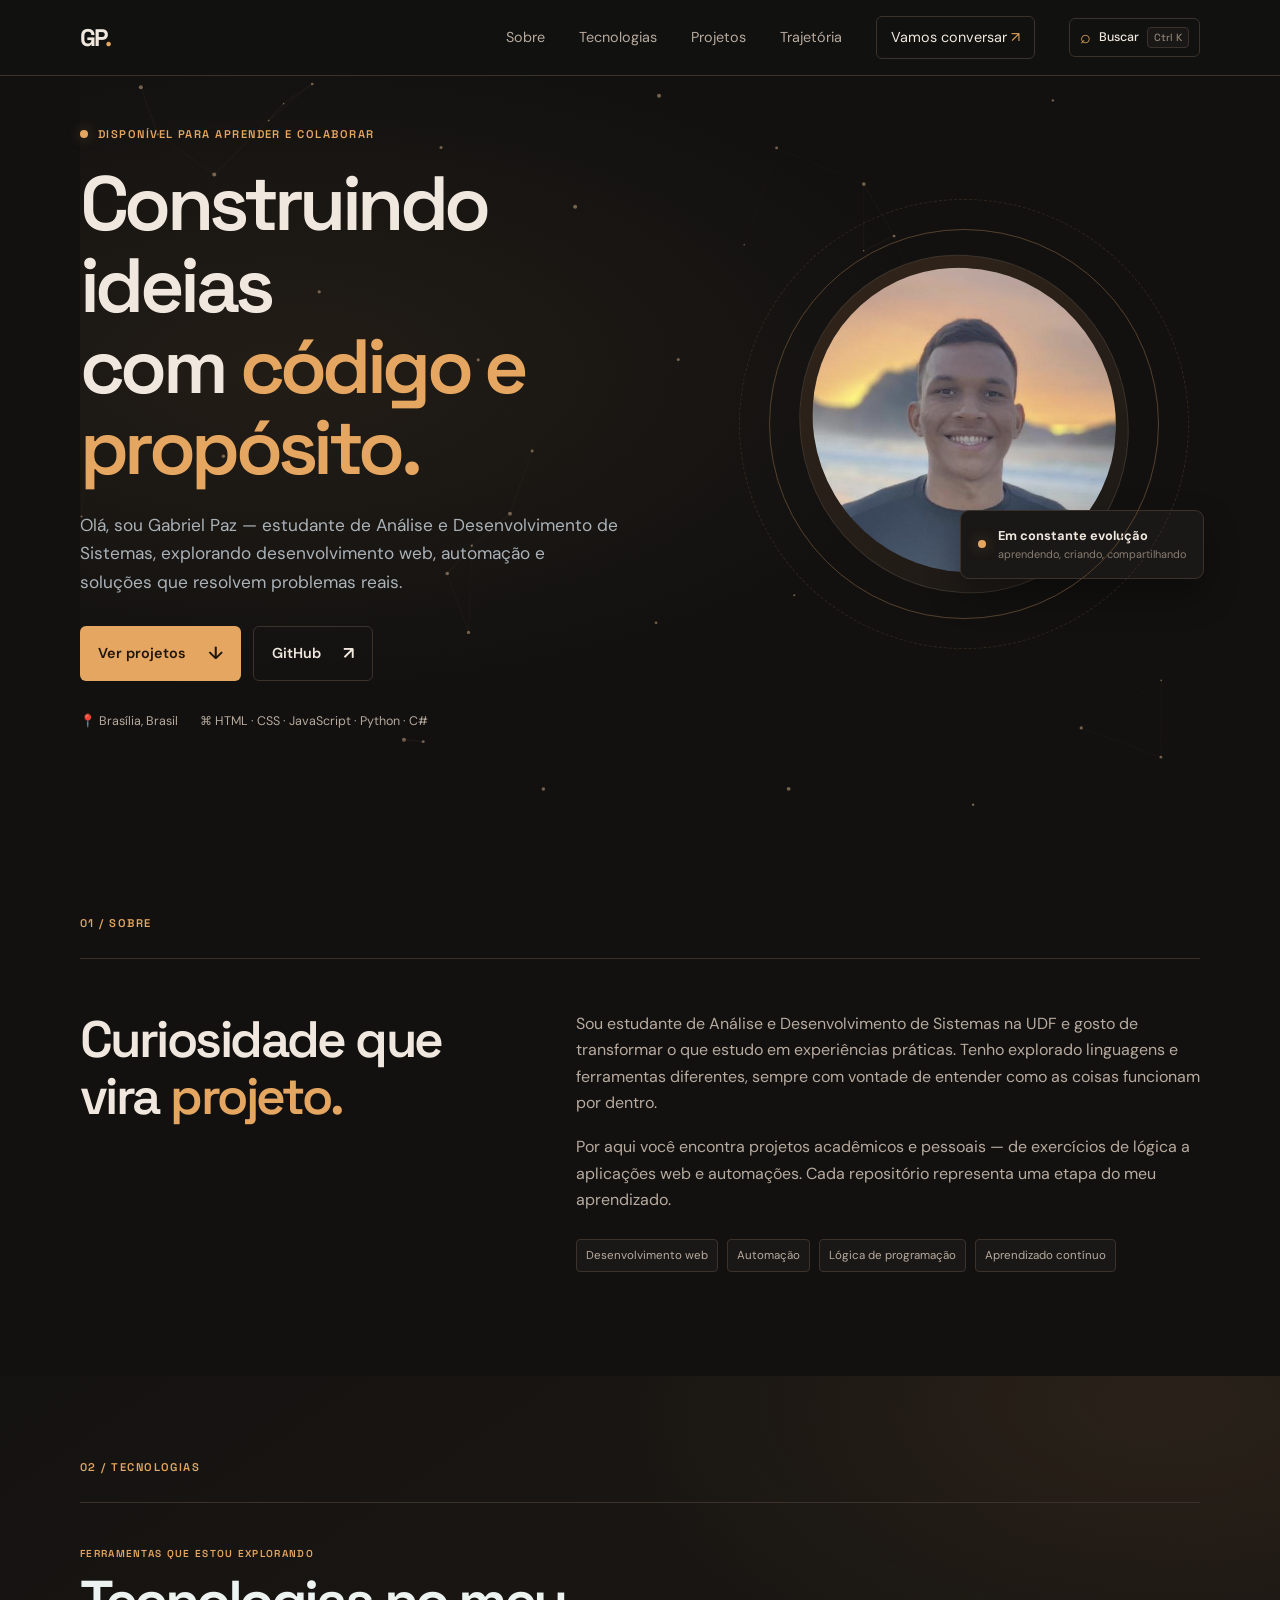
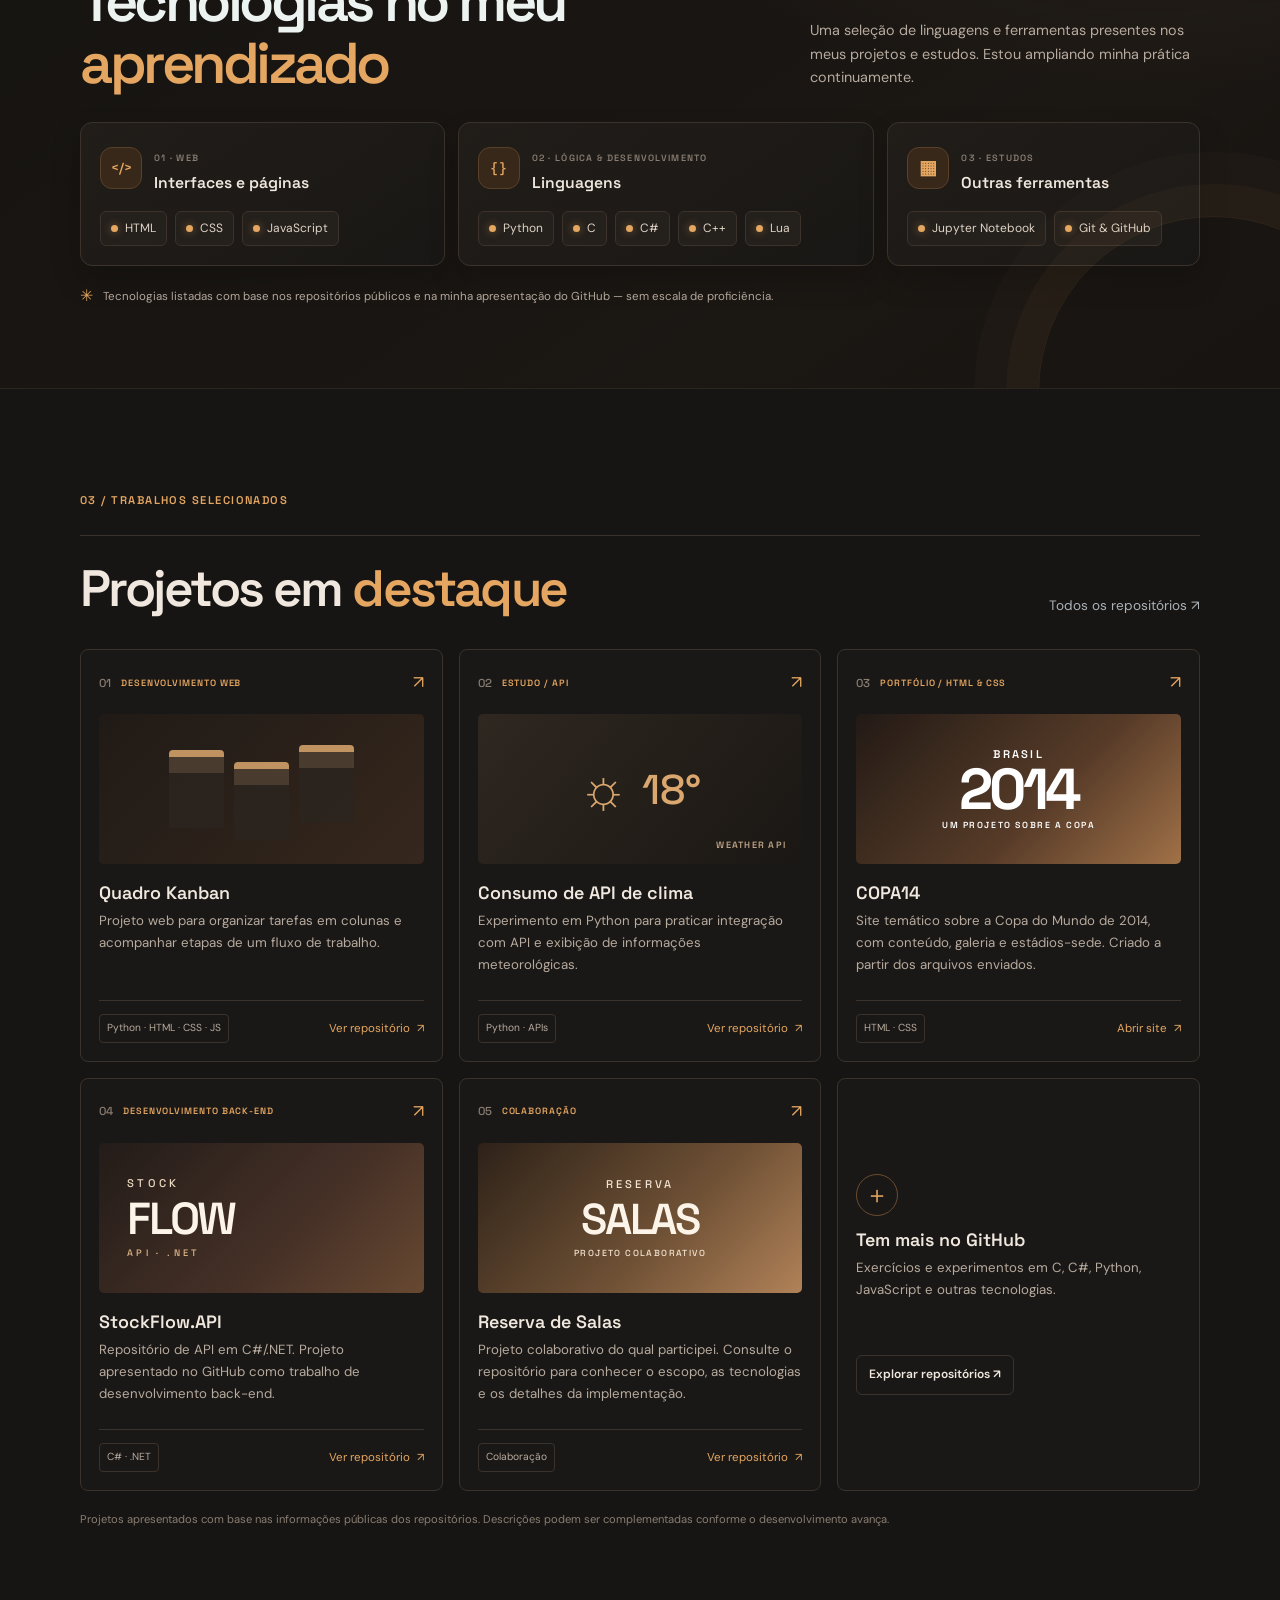
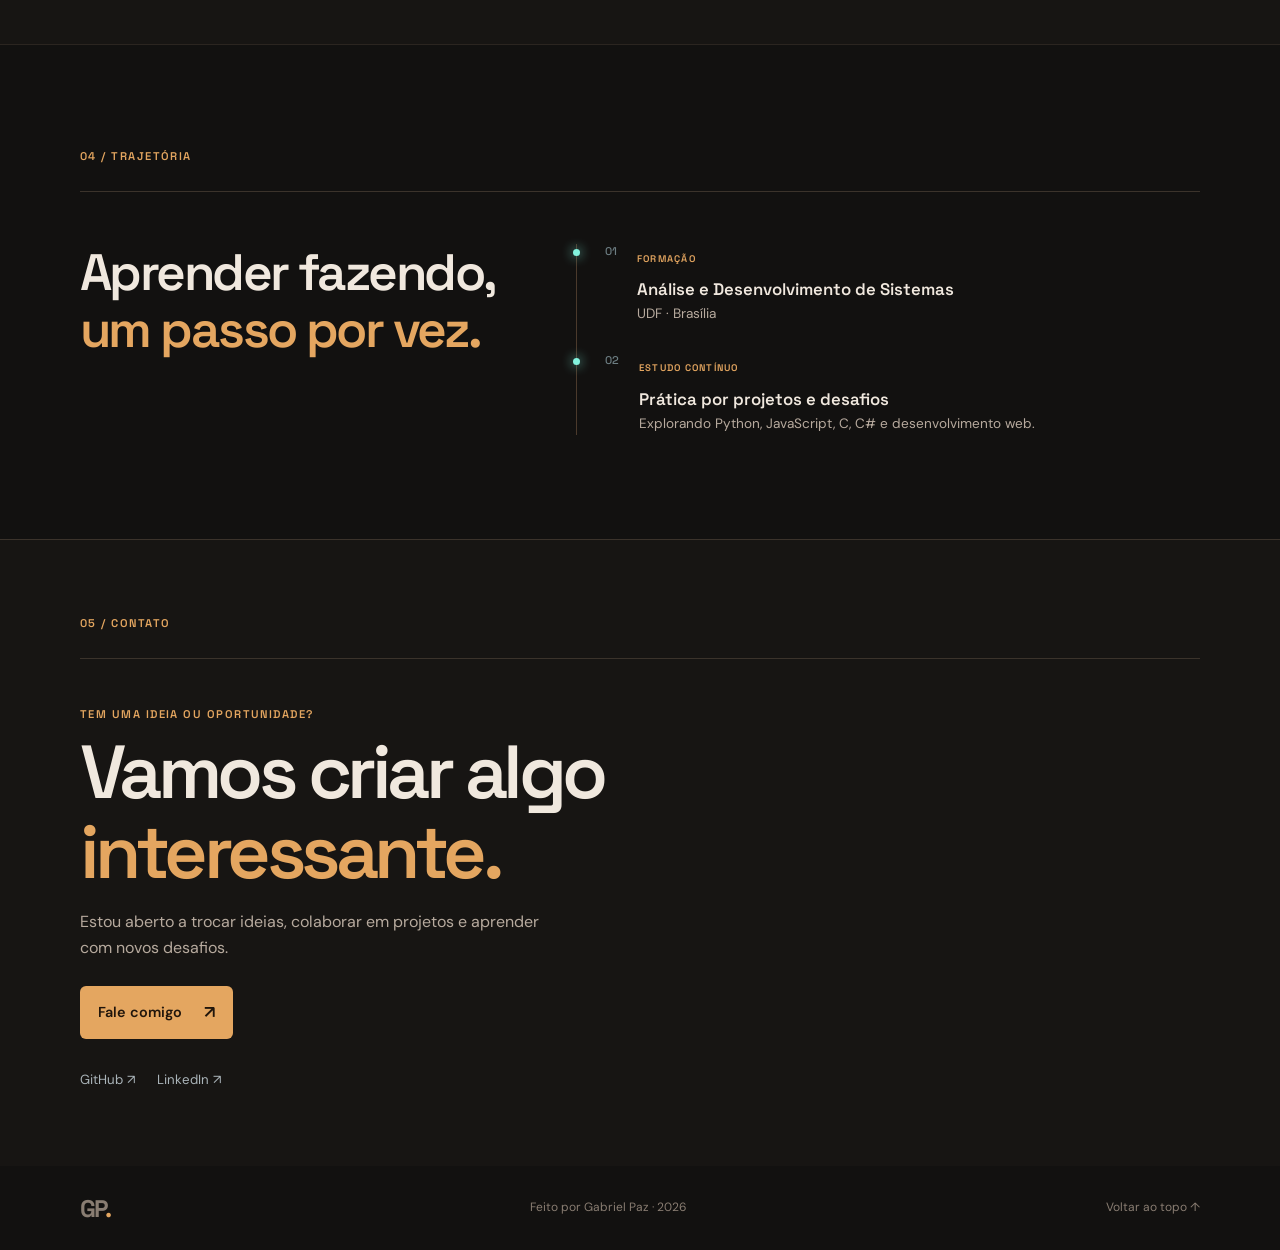
<file: index.html>
<!doctype html>
<html lang="pt-BR">
<head>
  <meta charset="utf-8">
  <meta name="viewport" content="width=device-width, initial-scale=1">
  <meta name="description" content="Portfólio de Gabriel Paz — estudante de Análise e Desenvolvimento de Sistemas e desenvolvedor em formação.">
  <meta name="theme-color" content="#12110f">
  <title>Gabriel Paz — Desenvolvedor em formação</title>
  <link rel="preconnect" href="https://fonts.googleapis.com">
  <link rel="preconnect" href="https://fonts.gstatic.com" crossorigin>
  <link href="https://fonts.googleapis.com/css2?family=DM+Sans:wght@400;500;600;700&family=Space+Grotesk:wght@400;500;600;700&display=swap" rel="stylesheet">
  <link rel="stylesheet" href="assets/css/style.css">
  <link rel="stylesheet" href="assets/css/inspiration.css">
  <style>
    :root{color-scheme:dark;--bg:#121110;--surface:#1a1816;--raised:#24201c;--line:#3b332b;--ink:#f0e8de;--muted:#b7aa9e;--subtle:#897d72;--accent:#e4a660;--accent-soft:#382819}
    body{background:var(--bg);color:var(--ink)}
    .topbar{background:rgba(18,17,16,.94);border-color:var(--line)}
    .nav,.hero-meta,.about-text p,.tech-heading>p,.timeline p,.contact-copy,.project-card p{color:var(--muted)}
    .wordmark span,.hero h1 span,.section h2 span,.contact-inner h2 span,.eyebrow,.section-label,.project-type,.timeline small,.external,.project-bottom a,.nav-cta span{color:var(--accent)}
    .nav a:hover,.text-link:hover,.footer>a:last-child:hover{color:var(--accent)}
    .nav-cta,.button.secondary,.command-trigger{border-color:var(--line);color:var(--ink)}
    .pulse,.dot{background:var(--accent);box-shadow:0 0 13px rgba(228,166,96,.34)}
    .hero:after{background:radial-gradient(ellipse at 18% 40%,rgba(228,166,96,.08),transparent 52%)}
    .particle-network{filter:hue-rotate(225deg) saturate(.82)}
    .portrait-frame{border-color:var(--line);background:linear-gradient(145deg,#33251a,#1a1816)}
    .orbit{border-color:#55412d}
    .float-card{background:var(--surface);border-color:var(--line)}
    .float-card small{color:var(--subtle)}
    .section-label{border-color:var(--line)}
    .chips span,.tech{color:var(--muted);border-color:var(--line);background:var(--surface)}
    .tech-section{background:radial-gradient(ellipse at 90% 4%,rgba(228,166,96,.08),transparent 35%),linear-gradient(145deg,#151311,#1b1713 72%,#171411);color:var(--ink)}
    .tech-section:after{border-color:rgba(228,166,96,.10);box-shadow:0 0 0 32px rgba(228,166,96,.035),0 0 0 64px rgba(228,166,96,.018)}
    .tech-section .section-label{border-color:var(--line);color:var(--accent)}
    .tech-group{background:linear-gradient(145deg,#211d19,#191715);border-color:var(--line);box-shadow:0 14px 30px rgba(0,0,0,.18)}
    .tech-group:hover{border-color:#805c38}
    .tech-group-title small{color:var(--subtle)}
    .tech-group-title h3{color:var(--ink)}
    .tech-orb,.tech-section .tech-orb{background:var(--accent-soft);border-color:#5a4028;color:var(--accent);box-shadow:none}
    .tech-pills span{background:var(--raised);border-color:var(--line);color:#dfd3c6}
    .tech-pills span:hover{background:#30271e;border-color:#805c38}
    .tech-section .tech-dot{background:var(--accent);box-shadow:0 0 8px rgba(228,166,96,.5)}
    .tech-foot{color:var(--muted)}
    .projects-section{background:#171513;border-color:#2b2520}
    .project-card{background:var(--surface);border-color:var(--line)}
    .project-card:hover{border-color:#805c38}
    .project-index,.note{color:var(--subtle)}
    .project-bottom{border-color:var(--line)}
    .project-art{filter:saturate(.82)}
    .kanban-art{background:linear-gradient(135deg,#211a15,#38271a)}
    .kanban-columns i{background:linear-gradient(var(--accent) 7px,#51402e 7px 23px,#2c241c 23px 100%)}
    .reserve-art{background:linear-gradient(135deg,#302116,#75502e 58%,#b9814d);color:#f5e3ce}
    .reserve-art b,.stock-art b{color:#fff4e6}
    .weather-art{background:linear-gradient(130deg,#30271e,#1b1713);color:#f0e1cd}
    .weather-art span,.weather-art small{color:var(--accent)}
    .weather-art b{color:#c2a27f}
    .copa-art{background:linear-gradient(135deg,#241a14,#5c3a23 58%,#a9703d)}
    .stock-art{background:linear-gradient(135deg,#241c18,#4b3024 62%,#6d482b);color:#f0d8bc}
    .stock-art small{color:#e8b77d}
    .contact-section{background:#171513;border-color:var(--line)}
    .footer{color:var(--subtle)}
    .command-trigger:hover,.command-trigger:focus-visible{border-color:var(--accent);color:var(--ink)}
    .command-trigger>span,.command-search>span{color:var(--accent)}
    .command-trigger kbd,.command-search kbd,.command-item>kbd{border-color:var(--line);color:var(--subtle);background:var(--surface)}
    .command-dialog{background:#171513;border-color:var(--line);color:var(--ink)}
    .command-search{background:var(--surface);border-color:var(--line)}
    .command-search input{color:var(--ink)}
    .command-search input::placeholder,.command-caption,.command-footer{color:var(--subtle)}
    .command-results{scrollbar-color:#55412d transparent}
    .command-item{color:var(--muted)}
    .command-item:hover,.command-item:focus-visible,.command-item.is-active{background:var(--raised);color:var(--ink)}
    .command-item>span:first-child{background:var(--accent-soft);color:var(--accent)}
    .command-item small{color:var(--subtle)}
    .command-footer{border-color:var(--line)}
    a:focus-visible,button:focus-visible{outline:2px solid var(--accent);outline-offset:3px}
    .button.primary{background:var(--accent);color:#20150b}
    .button.primary span{color:#20150b}
    .tech-heading h2 span,.tech-foot>span{color:var(--accent)}
    .tech-section .tech-dot{background:var(--accent);color:var(--accent);box-shadow:0 0 8px rgba(228,166,96,.5)}
    .more-icon{color:var(--accent);border-color:#6a4b2f}
    .timeline{border-left-color:#4b3a2c}
  </style>
  <script src="assets/js/main.js" defer></script>
  <script src="assets/js/inspiration.js" defer></script>
</head>
<body>
  <header class="topbar"><a class="wordmark" href="#inicio" aria-label="Gabriel Paz, início">GP<span>.</span></a>
    <button class="menu-toggle" aria-expanded="false" aria-controls="menu" aria-label="Abrir menu">☰</button>
    <nav id="menu" class="nav"><a href="#sobre">Sobre</a><a href="#tecnologias">Tecnologias</a><a href="#projetos">Projetos</a><a href="#trajetoria">Trajetória</a><a href="#contato" class="nav-cta">Vamos conversar <span>↗</span></a><button class="command-trigger" type="button" aria-haspopup="dialog" aria-controls="command-dialog"><span aria-hidden="true">⌕</span> Buscar <kbd>Ctrl K</kbd></button></nav>
  </header>
  <dialog class="command-dialog" id="command-dialog" aria-labelledby="command-title">
    <div class="command-box">
      <div class="command-search"><span aria-hidden="true">⌕</span><input id="command-input" type="search" placeholder="Buscar seção ou projeto…" autocomplete="off"><kbd>ESC</kbd></div>
      <p class="command-caption" id="command-title">NAVEGAÇÃO RÁPIDA</p>
      <nav class="command-results" aria-label="Resultados da busca">
        <a class="command-item" href="#inicio"><span>⌂</span><span><b>Início</b><small>Apresentação</small></span><kbd>↵</kbd></a>
        <a class="command-item" href="#sobre"><span>◎</span><span><b>Sobre</b><small>Conheça minha trajetória</small></span><kbd>↵</kbd></a>
        <a class="command-item" href="#tecnologias"><span>⌘</span><span><b>Tecnologias</b><small>Ferramentas e estudos</small></span><kbd>↵</kbd></a>
        <a class="command-item" href="#projetos"><span>▦</span><span><b>Projetos</b><small>Trabalhos selecionados</small></span><kbd>↵</kbd></a>
        <a class="command-item" href="#contato"><span>↗</span><span><b>Contato</b><small>LinkedIn e GitHub</small></span><kbd>↵</kbd></a>
        <a class="command-item" href="https://github.com/SaintGabs" target="_blank" rel="noopener"><span>⌘</span><span><b>GitHub</b><small>Repositórios públicos</small></span><kbd>↗</kbd></a>
        <a class="command-item" href="https://github.com/SaintGabs/Projetos/tree/main/QuadroKanban" target="_blank" rel="noopener"><span>01</span><span><b>Quadro Kanban</b><small>Projeto web</small></span><kbd>↗</kbd></a>
        <a class="command-item" href="https://github.com/SaintGabs/Projetos/tree/main/ConsumirAPIClima" target="_blank" rel="noopener"><span>02</span><span><b>Consumo de API de clima</b><small>Estudo · Python</small></span><kbd>↗</kbd></a>
        <a class="command-item" href="site/"><span>03</span><span><b>COPA14</b><small>Site temático · HTML e CSS</small></span><kbd>↗</kbd></a>
        <a class="command-item" href="https://github.com/SaintGabs/StockFlow.API" target="_blank" rel="noopener"><span>04</span><span><b>StockFlow.API</b><small>Repositório · C#/.NET</small></span><kbd>↗</kbd></a>
        <a class="command-item" href="https://github.com/kelwin-feitosa/reserva-salas" target="_blank" rel="noopener"><span>05</span><span><b>Reserva de Salas</b><small>Colaboração</small></span><kbd>↗</kbd></a>
      </nav>
      <div class="command-footer"><span>↑ ↓ navegar</span><span>Enter abrir</span><span>Esc fechar</span></div>
    </div>
  </dialog>
  <main>
    <section class="hero wrap" id="inicio">
      <canvas class="particle-network" aria-hidden="true"></canvas>
      <div class="hero-copy"><p class="eyebrow"><span class="pulse"></span> DISPONÍVEL PARA APRENDER E COLABORAR</p>
        <h1>Construindo ideias<br>com <span>código e propósito.</span></h1>
        <p class="intro">Olá, sou Gabriel Paz — estudante de Análise e Desenvolvimento de Sistemas, explorando desenvolvimento web, automação e soluções que resolvem problemas reais.</p>
        <div class="hero-actions"><a class="button primary" href="#projetos">Ver projetos <span>↓</span></a><a class="button secondary" href="https://github.com/SaintGabs" target="_blank" rel="noopener">GitHub <span>↗</span></a></div>
        <div class="hero-meta"><span>📍 Brasília, Brasil</span><span>⌘ HTML · CSS · JavaScript · Python · C#</span></div>
      </div>
      <div class="portrait-area"><div class="portrait-frame"><img src="assets/img/gabriel.jpg" alt="Foto de perfil de Gabriel Paz" width="460" height="460"></div><div class="float-card"><span class="dot"></span><div><b>Em constante evolução</b><small>aprendendo, criando, compartilhando</small></div></div><span class="orbit orbit-one"></span><span class="orbit orbit-two"></span></div>
    </section>
    <section class="section wrap" id="sobre"><div class="section-label">01 / SOBRE</div><div class="about-grid"><h2>Curiosidade que<br>vira <span>projeto.</span></h2><div class="about-text"><p>Sou estudante de Análise e Desenvolvimento de Sistemas na UDF e gosto de transformar o que estudo em experiências práticas. Tenho explorado linguagens e ferramentas diferentes, sempre com vontade de entender como as coisas funcionam por dentro.</p><p>Por aqui você encontra projetos acadêmicos e pessoais — de exercícios de lógica a aplicações web e automações. Cada repositório representa uma etapa do meu aprendizado.</p><div class="chips"><span>Desenvolvimento web</span><span>Automação</span><span>Lógica de programação</span><span>Aprendizado contínuo</span></div></div></div></section>
    <section class="tech-section" id="tecnologias"><div class="wrap tech-wrap"><div class="section-label">02 / TECNOLOGIAS</div><div class="tech-heading"><div><p class="eyebrow">FERRAMENTAS QUE ESTOU EXPLORANDO</p><h2>Tecnologias no meu <span>aprendizado</span></h2></div><p>Uma seleção de linguagens e ferramentas presentes nos meus projetos e estudos. Estou ampliando minha prática continuamente.</p></div><div class="tech-groups"><article class="tech-group"><div class="tech-group-title"><span class="tech-orb code-orb">&lt;/&gt;</span><div><small>01 · WEB</small><h3>Interfaces e páginas</h3></div></div><div class="tech-pills"><span><b class="tech-dot html-dot"></b>HTML</span><span><b class="tech-dot css-dot"></b>CSS</span><span><b class="tech-dot js-dot"></b>JavaScript</span></div></article><article class="tech-group"><div class="tech-group-title"><span class="tech-orb logic-orb">{ }</span><div><small>02 · LÓGICA & DESENVOLVIMENTO</small><h3>Linguagens</h3></div></div><div class="tech-pills"><span><b class="tech-dot py-dot"></b>Python</span><span><b class="tech-dot c-dot"></b>C</span><span><b class="tech-dot sharp-dot"></b>C#</span><span><b class="tech-dot cpp-dot"></b>C++</span><span><b class="tech-dot lua-dot"></b>Lua</span></div></article><article class="tech-group"><div class="tech-group-title"><span class="tech-orb data-orb">▦</span><div><small>03 · ESTUDOS</small><h3>Outras ferramentas</h3></div></div><div class="tech-pills"><span><b class="tech-dot notebook-dot"></b>Jupyter Notebook</span><span><b class="tech-dot git-dot"></b>Git & GitHub</span></div></article></div><div class="tech-foot"><span>✳</span> Tecnologias listadas com base nos repositórios públicos e na minha apresentação do GitHub — sem escala de proficiência.</div></div></section>

    <section class="section projects-section" id="projetos"><div class="wrap"><div class="section-label">03 / TRABALHOS SELECIONADOS</div><div class="section-heading"><h2>Projetos em <span>destaque</span></h2><a class="text-link" href="https://github.com/SaintGabs?tab=repositories" target="_blank" rel="noopener">Todos os repositórios ↗</a></div>
      <div class="project-grid">
        <article class="project-card"><div class="project-top"><span class="project-index">01</span><span class="project-type">DESENVOLVIMENTO WEB</span><a class="external" href="https://github.com/SaintGabs/Projetos/tree/main/QuadroKanban" target="_blank" rel="noopener" aria-label="Abrir Quadro Kanban no GitHub">↗</a></div><div class="project-art kanban-art"><div class="kanban-columns"><i></i><i></i><i></i></div></div><h3>Quadro Kanban</h3><p>Projeto web para organizar tarefas em colunas e acompanhar etapas de um fluxo de trabalho.</p><div class="project-bottom"><span class="tech">Python · HTML · CSS · JS</span><a href="https://github.com/SaintGabs/Projetos/tree/main/QuadroKanban" target="_blank" rel="noopener">Ver repositório <span>↗</span></a></div></article>
        <article class="project-card"><div class="project-top"><span class="project-index">02</span><span class="project-type">ESTUDO / API</span><a class="external" href="https://github.com/SaintGabs/Projetos/tree/main/ConsumirAPIClima" target="_blank" rel="noopener" aria-label="Abrir projeto de clima no GitHub">↗</a></div><div class="project-art weather-art"><span>☼</span><small>18°</small><b>WEATHER API</b></div><h3>Consumo de API de clima</h3><p>Experimento em Python para praticar integração com API e exibição de informações meteorológicas.</p><div class="project-bottom"><span class="tech">Python · APIs</span><a href="https://github.com/SaintGabs/Projetos/tree/main/ConsumirAPIClima" target="_blank" rel="noopener">Ver repositório <span>↗</span></a></div></article>
        <article class="project-card"><div class="project-top"><span class="project-index">03</span><span class="project-type">PORTFÓLIO / HTML & CSS</span><a class="external" href="https://github.com/SaintGabs" target="_blank" rel="noopener" aria-label="Abrir GitHub de Gabriel">↗</a></div><div class="project-art copa-art"><span>BRASIL</span><b>2014</b><small>UM PROJETO SOBRE A COPA</small></div><h3>COPA14</h3><p>Site temático sobre a Copa do Mundo de 2014, com conteúdo, galeria e estádios-sede. Criado a partir dos arquivos enviados.</p><div class="project-bottom"><span class="tech">HTML · CSS</span><a href="site/">Abrir site <span>↗</span></a></div></article>
        <article class="project-card"><div class="project-top"><span class="project-index">04</span><span class="project-type">DESENVOLVIMENTO BACK-END</span><a class="external" href="https://github.com/SaintGabs/StockFlow.API" target="_blank" rel="noopener" aria-label="Abrir StockFlow API no GitHub">↗</a></div><div class="project-art stock-art"><span>STOCK</span><b>FLOW</b><small>API · .NET</small></div><h3>StockFlow.API</h3><p>Repositório de API em C#/.NET. Projeto apresentado no GitHub como trabalho de desenvolvimento back-end.</p><div class="project-bottom"><span class="tech">C# · .NET</span><a href="https://github.com/SaintGabs/StockFlow.API" target="_blank" rel="noopener">Ver repositório <span>↗</span></a></div></article>
        <article class="project-card"><div class="project-top"><span class="project-index">05</span><span class="project-type">COLABORAÇÃO</span><a class="external" href="https://github.com/kelwin-feitosa/reserva-salas" target="_blank" rel="noopener" aria-label="Abrir projeto Reserva de Salas no GitHub">↗</a></div><div class="project-art reserve-art"><span>RESERVA</span><b>SALAS</b><small>PROJETO COLABORATIVO</small></div><h3>Reserva de Salas</h3><p>Projeto colaborativo do qual participei. Consulte o repositório para conhecer o escopo, as tecnologias e os detalhes da implementação.</p><div class="project-bottom"><span class="tech">Colaboração</span><a href="https://github.com/kelwin-feitosa/reserva-salas" target="_blank" rel="noopener">Ver repositório <span>↗</span></a></div></article>
        <article class="project-card more-card"><div class="more-icon">＋</div><h3>Tem mais no GitHub</h3><p>Exercícios e experimentos em C, C#, Python, JavaScript e outras tecnologias.</p><a class="button secondary" href="https://github.com/SaintGabs?tab=repositories" target="_blank" rel="noopener">Explorar repositórios ↗</a></article>
      </div><p class="note">Projetos apresentados com base nas informações públicas dos repositórios. Descrições podem ser complementadas conforme o desenvolvimento avança.</p>
    </div></section>
    <section class="section wrap" id="trajetoria"><div class="section-label">04 / TRAJETÓRIA</div><div class="journey-grid"><h2>Aprender fazendo,<br><span>um passo por vez.</span></h2><div class="timeline"><article><span class="timeline-mark">01</span><div><small>FORMAÇÃO</small><h3>Análise e Desenvolvimento de Sistemas</h3><p>UDF · Brasília</p></div></article><article><span class="timeline-mark">02</span><div><small>ESTUDO CONTÍNUO</small><h3>Prática por projetos e desafios</h3><p>Explorando Python, JavaScript, C, C# e desenvolvimento web.</p></div></article></div></div></section>
    <section class="contact-section" id="contato"><div class="wrap contact-inner"><div class="section-label">05 / CONTATO</div><p class="eyebrow">TEM UMA IDEIA OU OPORTUNIDADE?</p><h2>Vamos criar algo<br><span>interessante.</span></h2><p class="contact-copy">Estou aberto a trocar ideias, colaborar em projetos e aprender com novos desafios.</p><a class="button primary" href="https://www.linkedin.com/in/gabriel-paz-b65262398/" target="_blank" rel="noopener">Fale comigo <span>↗</span></a><div class="social-links"><a href="https://github.com/SaintGabs" target="_blank" rel="noopener">GitHub ↗</a><a href="https://www.linkedin.com/in/gabriel-paz-b65262398/" target="_blank" rel="noopener">LinkedIn ↗</a></div></div></section>
  </main>
  <footer class="footer wrap"><a class="wordmark" href="#inicio">GP<span>.</span></a><p>Feito por Gabriel Paz · <span id="year"></span></p><a href="#inicio">Voltar ao topo ↑</a></footer>
</body></html>
</file>
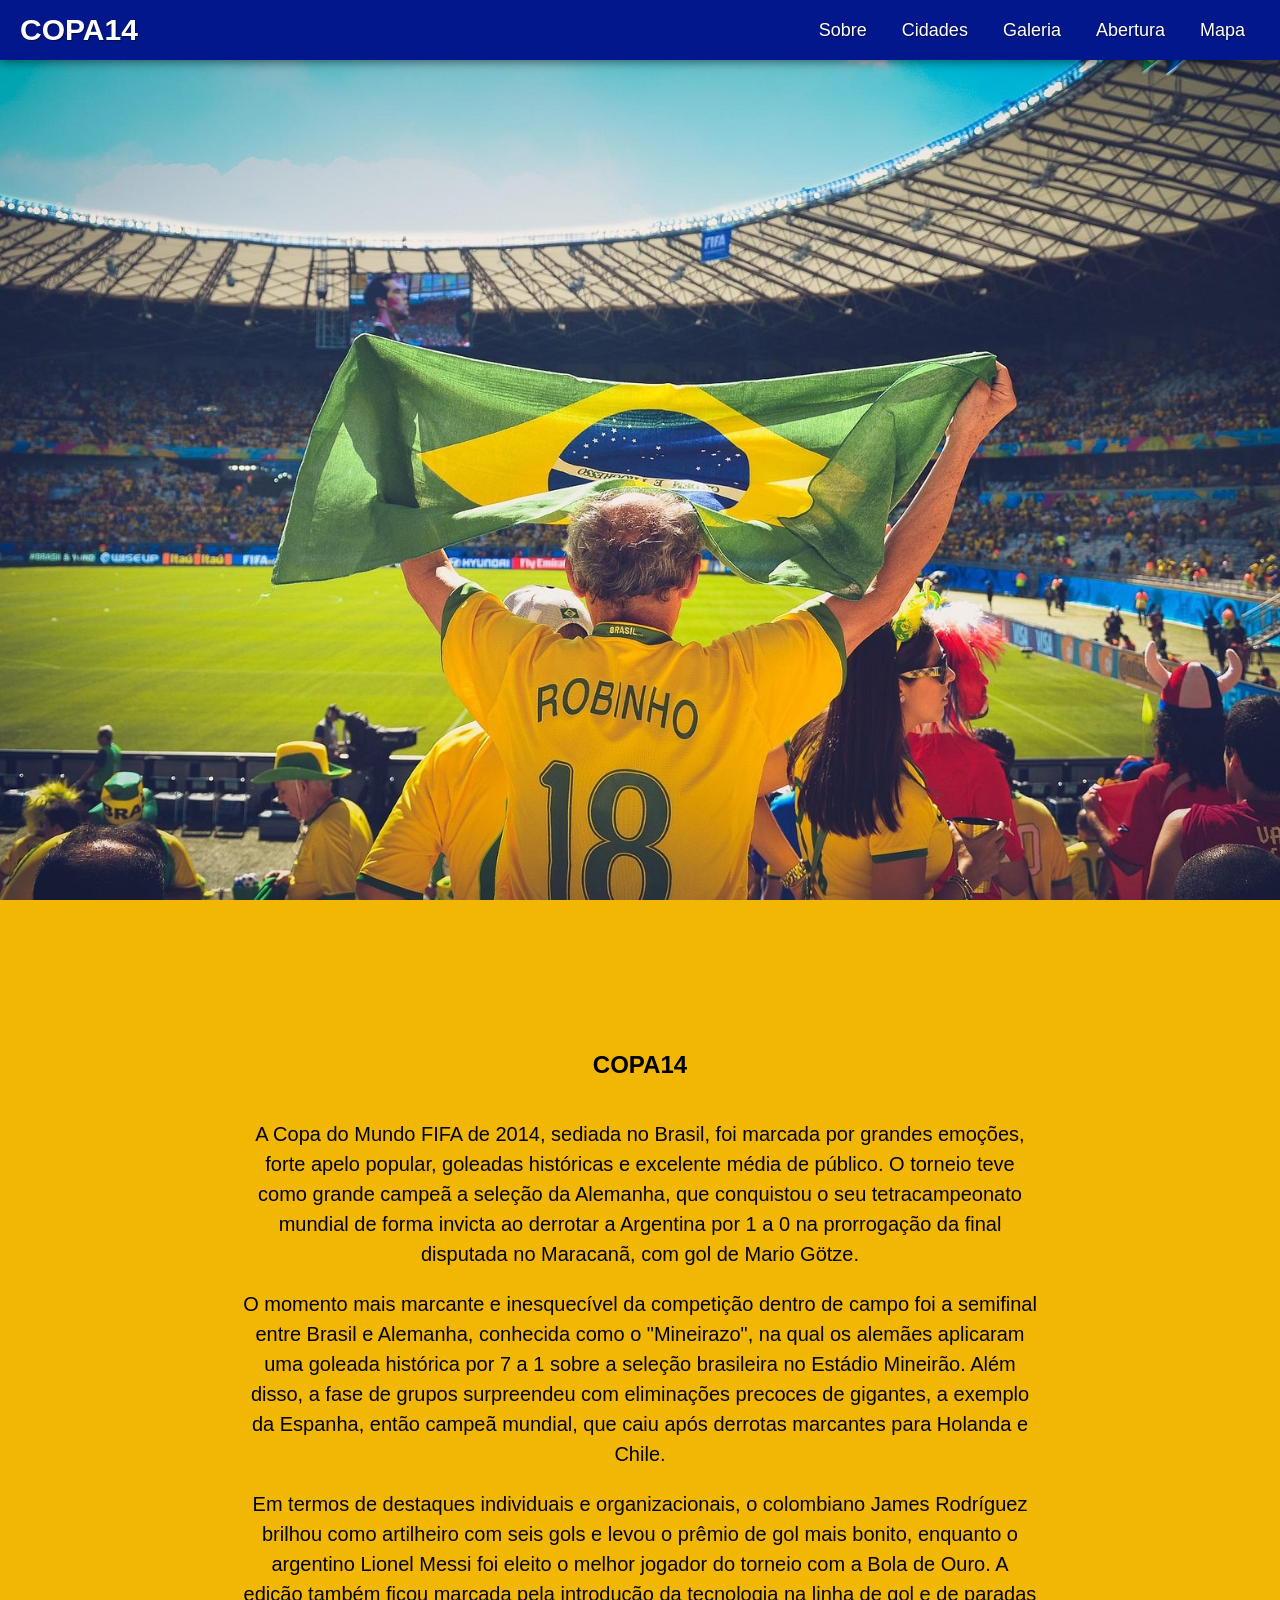
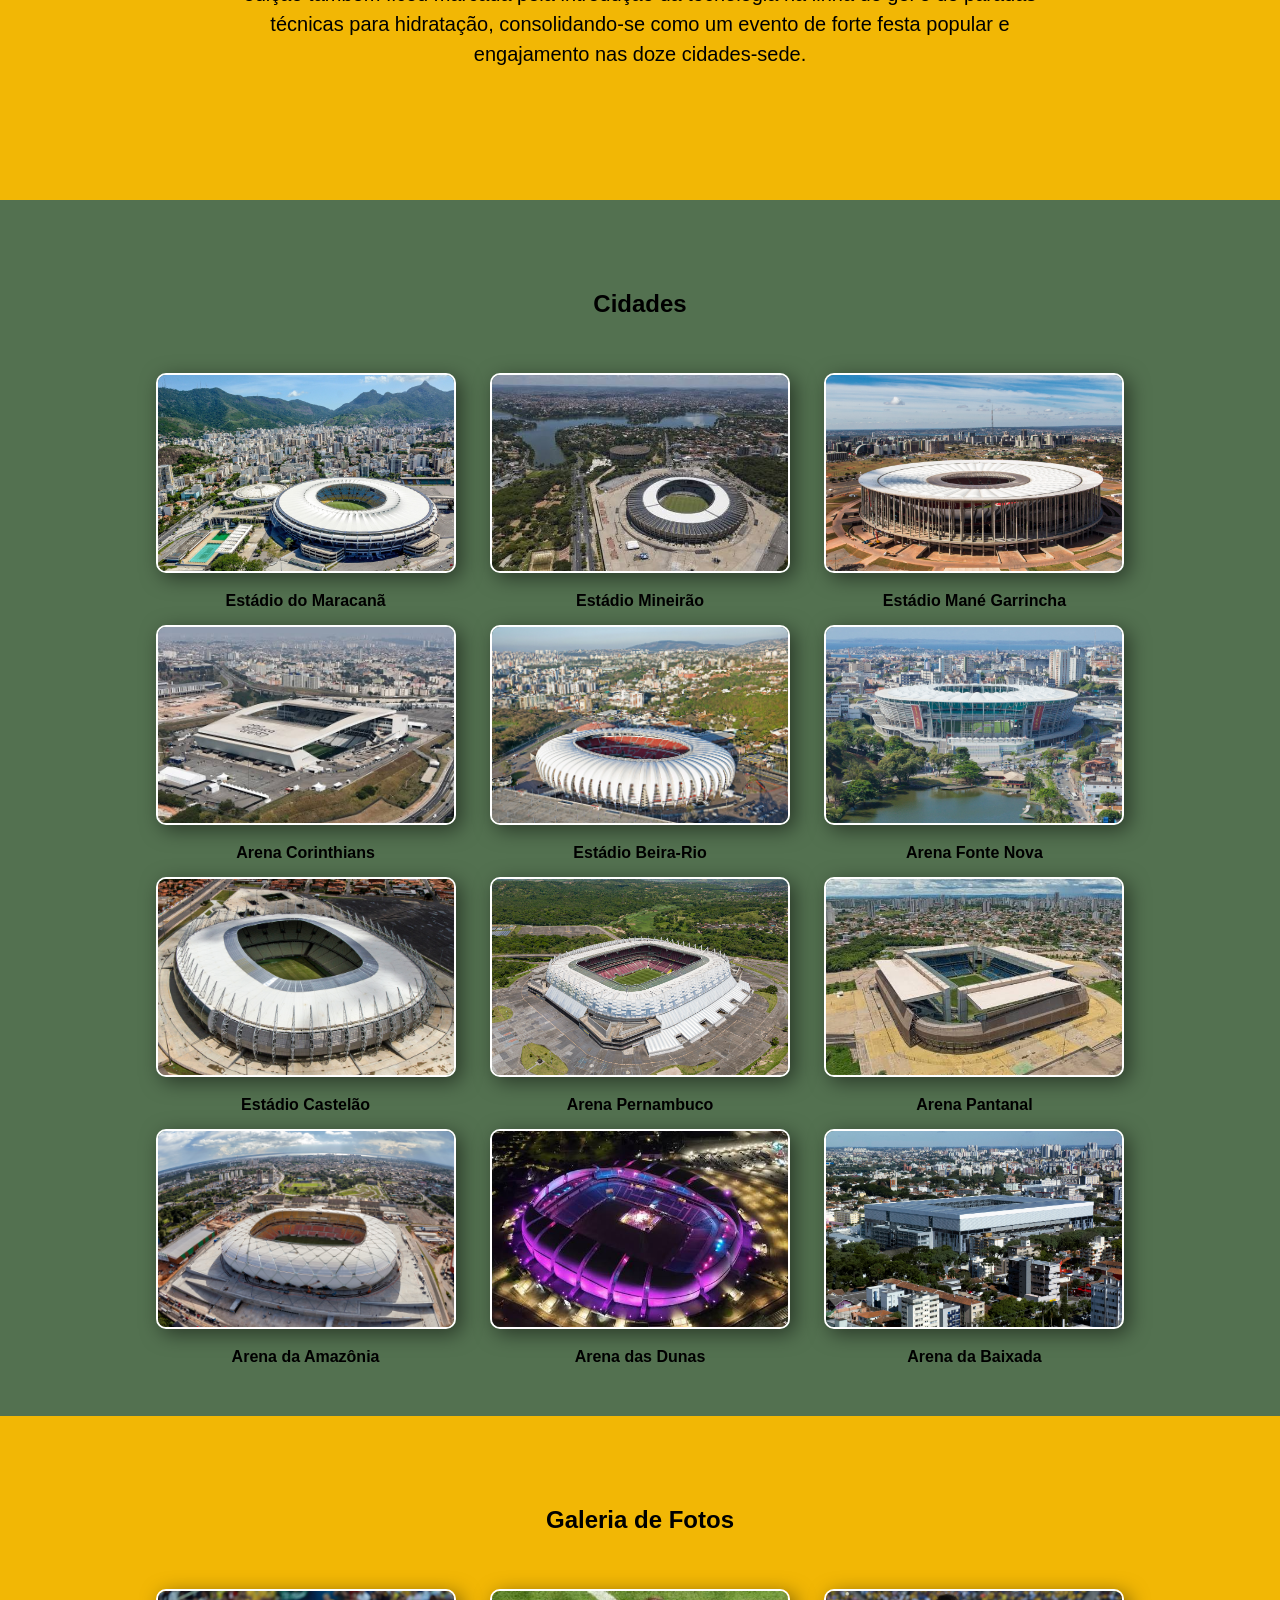
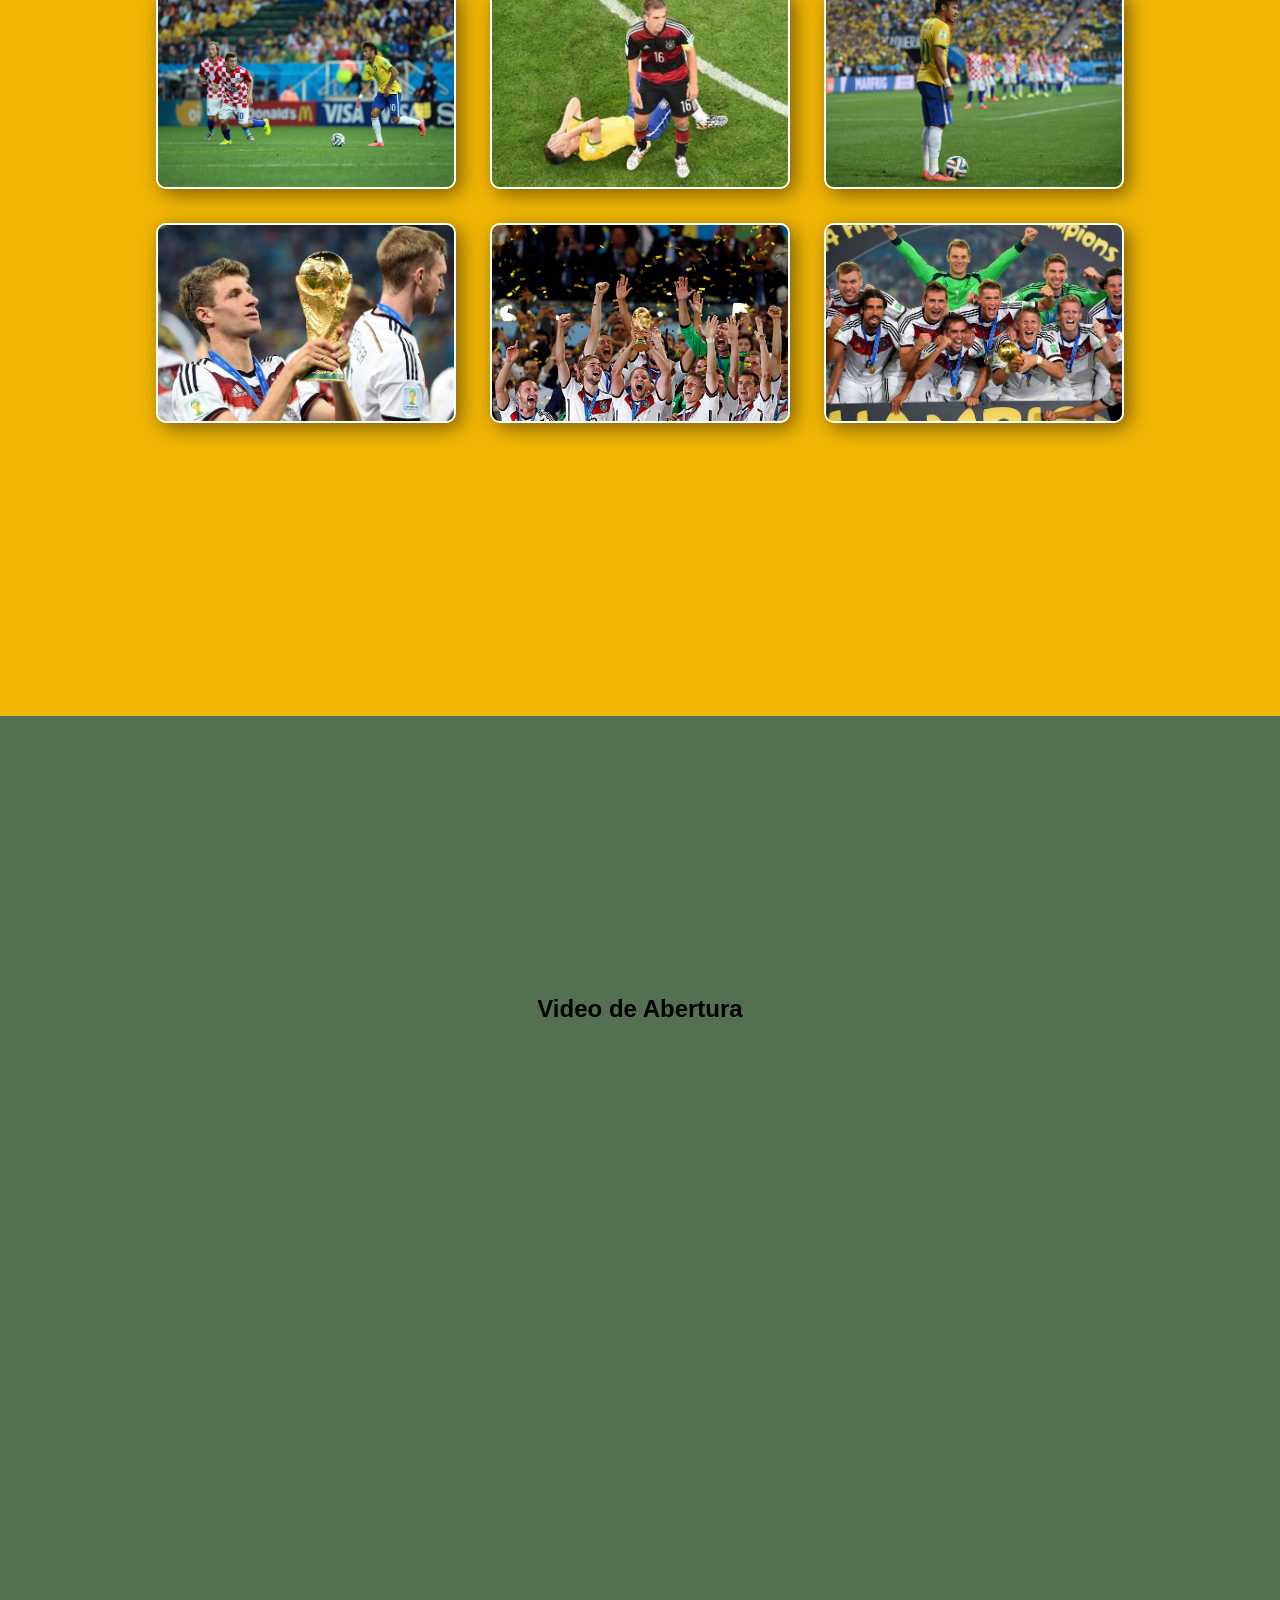
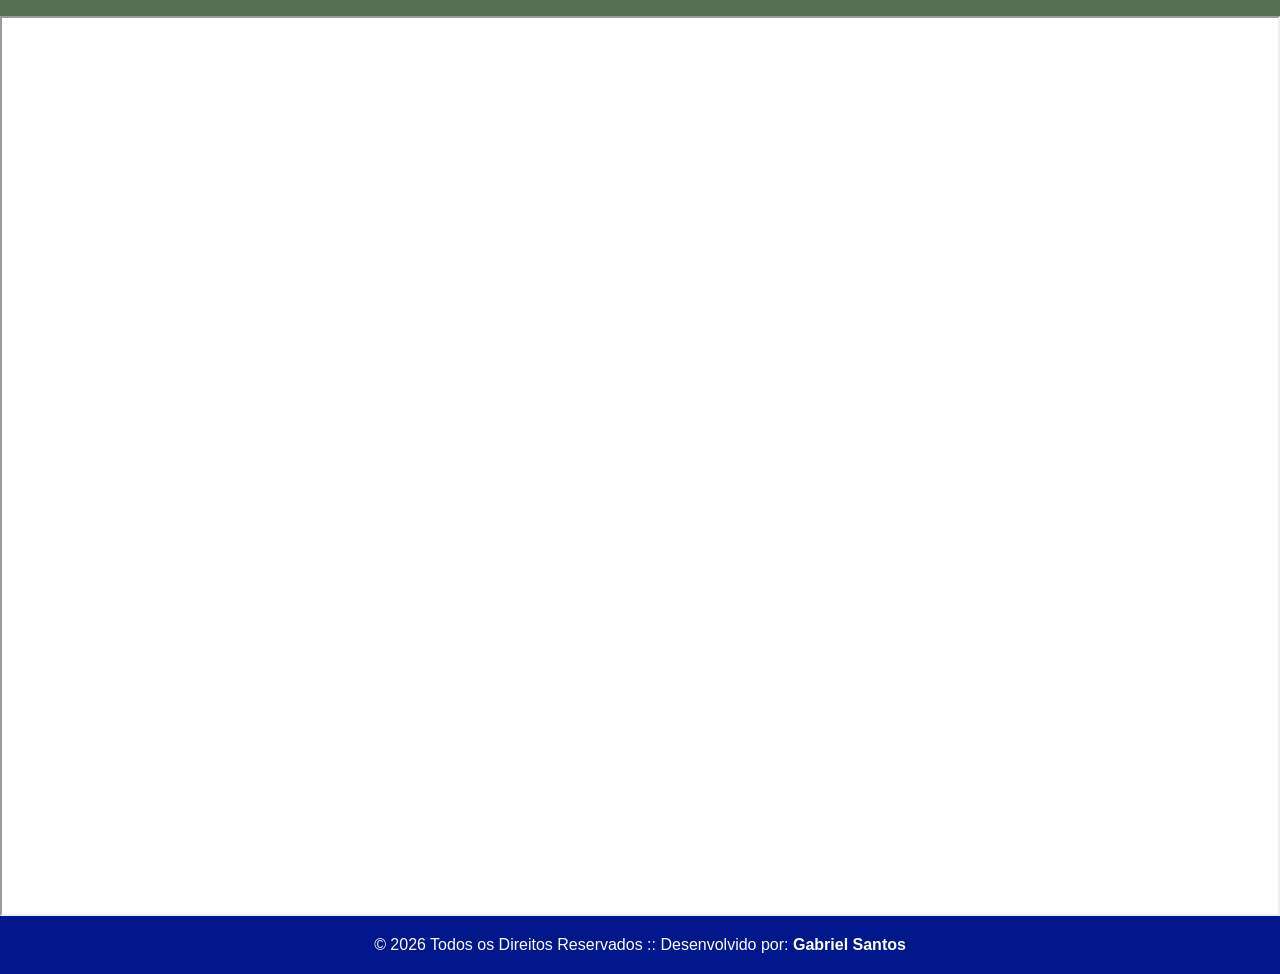
<file: site/index.html>
<!DOCTYPE html>
<html lang="pt-BR">
<head>
    <meta charset="UTF-8">
    <meta name="viewport" content="width=device-width, initial-scale=1.0">
    <meta name="referrer" content="origin" />
    <title>COPA14</title>
    <link rel="stylesheet" href="css/style.css">
</head>
<body>
    <header>
        <a href="#" class="logo">COPA14</a>
        <nav class="navbar">
            <ul>    
                <li><a href="#about">Sobre</a></li>
                <li><a href="#cidades">Cidades</a></li>
                <li><a href="#gallery">Galeria</a></li>
                <li><a href="#abertura">Abertura</a></li>  
                <li><a href="#map">Mapa</a></li>
                 
            </ul>
        </nav>
    </header>
    <main>
    <section id="hero"></section>
    <section id="about">
        <h1>COPA14</h1>
        <p>A Copa do Mundo FIFA de 2014, sediada no Brasil, foi marcada por grandes emoções, forte apelo popular, goleadas históricas e excelente média de público. O torneio teve como grande campeã a seleção da Alemanha, que conquistou o seu tetracampeonato mundial de forma invicta ao derrotar a Argentina por 1 a 0 na prorrogação da final disputada no Maracanã, com gol de Mario Götze.</p>
        <p>O momento mais marcante e inesquecível da competição dentro de campo foi a semifinal entre Brasil e Alemanha, conhecida como o "Mineirazo", na qual os alemães aplicaram uma goleada histórica por 7 a 1 sobre a seleção brasileira no Estádio Mineirão. Além disso, a fase de grupos surpreendeu com eliminações precoces de gigantes, a exemplo da Espanha, então campeã mundial, que caiu após derrotas marcantes para Holanda e Chile.</p>
        <p>Em termos de destaques individuais e organizacionais, o colombiano James Rodríguez brilhou como artilheiro com seis gols e levou o prêmio de gol mais bonito, enquanto o argentino Lionel Messi foi eleito o melhor jogador do torneio com a Bola de Ouro. A edição também ficou marcada pela introdução da tecnologia na linha de gol e de paradas técnicas para hidratação, consolidando-se como um evento de forte festa popular e engajamento nas doze cidades-sede.</p>
        </section>
        <section id="cidades">
            <h1>Cidades</h1>
            <figure>
                <img src="img/maracanã.jpg" alt="Estádio do Maracanã">
                <figcaption>Estádio do Maracanã</figcaption>
            </figure>
            <figure>
                <img src="img/mineirão.jpg" alt="Estádio Mineirão">
                <figcaption>Estádio Mineirão</figcaption>
            </figure>
            <figure>
                <img src="img/manegarrincha.jpg" alt="Estádio Mané Garrincha">
                <figcaption>Estádio Mané Garrincha</figcaption>
            </figure>
            <figure>
                <img src="img/areacorithians.jpg" alt="Arena Corinthians">
                <figcaption>Arena Corinthians</figcaption>
            </figure>
            <figure>
                <img src="img/beirario.jpg" alt="Estádio Beira-Rio">
                <figcaption>Estádio Beira-Rio</figcaption>
            </figure>
            <figure>
                <img src="img/fontenova.jpg" alt="Arena Fonte Nova">
                <figcaption>Arena Fonte Nova</figcaption>
            </figure>
            <figure>
                <img src="img/castelão.jpg" alt="Estádio Castelão">
                <figcaption>Estádio Castelão</figcaption>
            </figure>
            <figure>
                <img src="img/pernambuco.jpg" alt="Arena Pernambuco">
                <figcaption>Arena Pernambuco</figcaption>
            </figure>
            <figure>
                <img src="img/pantanal.jpg" alt="Arena Pantanal">
                <figcaption>Arena Pantanal</figcaption>
            </figure>
            <figure>
                <img src="img/amazonia.jpg" alt="Arena da Amazônia">
                <figcaption>Arena da Amazônia</figcaption>
            </figure>
            <figure>
                <img src="img/dunas.jpg" alt="Arena das Dunas">
                <figcaption>Arena das Dunas</figcaption>
            </figure>
            <figure>
                <img src="img/baixada.jpg" alt="Arena da Baixada">
                <figcaption>Arena da Baixada</figcaption>
            </figure>
        </section>
    <section id="gallery">
        <h1>Galeria de Fotos</h1>
        <img src="img/01.jpg">
        <img src="img/02.jpg">
        <img src="img/03.jpg">
        <img src="img/04.jpg">
        <img src="img/05.jpg">
        <img src="img/06.jpg">
    </section>
    <section id="abertura">
        <h1>Video de Abertura</h1>
        <iframe width="560" height="315" src="https://www.youtube-nocookie.com/embed/n5UB_gz2FPo?si=qom0MOYPNGiHi0rQ" title="YouTube video player" frameborder="0" allow="accelerometer; autoplay; clipboard-write; encrypted-media; gyroscope; picture-in-picture; web-share" referrerpolicy="strict-origin-when-cross-origin" allowfullscreen></iframe>
    </section>
    <section id="map">
        <iframe src="https://www.google.com/maps/embed?pb=!1m18!1m12!1m3!1d31799408.825607542!2d-73.21837751347036!3d-13.364959568416092!2m3!1f0!2f0!3f0!3m2!1i1024!2i768!4f13.1!3m3!1m2!1s0x9c59c7ebcc28cf%3A0x295a1506f2293e63!2sBrasil!5e0!3m2!1spt-BR!2sbr!4v1789686784964!5m2!1spt-BR!2sbr" width="100%" style="height:100vh;" allowfullscreen="" loading="lazy" referrerpolicy="strict-origin-when-cross-origin"></iframe>
    </section>

    <footer>
        <p>&copy; 2026 Todos os Direitos Reservados :: Desenvolvido por: <a href="gabriel.s.paz05@gmail.com">Gabriel Santos</a></p>
    </footer>
</body>
</html>
</file>
<file: assets/css/style.css>
*{box-sizing:border-box}html{scroll-behavior:smooth;scroll-padding-top:90px}body{margin:0;background:#101419;color:#e0e4e8;font-family:'DM Sans',sans-serif;line-height:1.65}a{color:inherit;text-decoration:none}.wrap{width:min(1120px,calc(100% - 48px));margin-inline:auto}.topbar{height:76px;padding:0 max(24px,calc((100% - 1120px)/2));display:flex;align-items:center;justify-content:space-between;border-bottom:1px solid #252b31;background:rgba(16,20,25,.9);backdrop-filter:blur(16px);position:sticky;top:0;z-index:10}.wordmark{font:700 1.5rem 'Space Grotesk',sans-serif;letter-spacing:-.08em}.wordmark span,.hero h1 span,.section h2 span,.contact-inner h2 span{color:#83f3de}.nav{display:flex;gap:34px;align-items:center;font-size:.9rem;color:#aab2b8}.nav a:hover,.text-link:hover{color:#83f3de}.nav-cta{border:1px solid #39434a;border-radius:6px;padding:9px 14px;color:#e0e4e8}.nav-cta span{color:#83f3de}.menu-toggle{display:none;background:none;border:0;color:#fff;font-size:1.5rem}.hero{min-height:640px;display:grid;grid-template-columns:1.1fr .9fr;align-items:center;gap:70px;padding-top:40px;padding-bottom:80px}.eyebrow,.section-label,.project-type,.timeline small{font:600 .7rem 'Space Grotesk',sans-serif;letter-spacing:.13em;color:#83f3de}.eyebrow{display:flex;align-items:center;gap:10px}.pulse,.dot{width:8px;height:8px;border-radius:50%;background:#83f3de;box-shadow:0 0 16px #83f3de}.hero h1,.contact-inner h2{font:600 clamp(3rem,6vw,5.1rem)/1.06 'Space Grotesk',sans-serif;letter-spacing:-.06em;margin:22px 0}.intro{max-width:540px;color:#aab2b8;font-size:1.08rem}.hero-actions{display:flex;gap:12px;margin:30px 0}.button{display:inline-flex;align-items:center;gap:22px;padding:12px 18px;border-radius:6px;font-weight:600;font-size:.9rem;transition:transform .2s,background .2s}.button:hover{transform:translateY(-2px)}.primary{background:#83f3de;color:#101419}.secondary{border:1px solid #39434a;color:#e0e4e8}.button span{font-size:1.1rem}.hero-meta{display:flex;gap:22px;flex-wrap:wrap;color:#7f8a92;font-size:.78rem}.portrait-area{min-height:380px;display:grid;place-items:center;position:relative}.portrait-frame{width:min(330px,78vw);aspect-ratio:1;border:1px solid #344149;border-radius:48% 52% 48% 52%;padding:12px;transform:rotate(3deg);background:linear-gradient(145deg,#1e3333,#151b20)}.portrait-frame img{width:100%;height:100%;object-fit:cover;border-radius:inherit;filter:saturate(.85)}.orbit{position:absolute;border:1px solid #2b3d3d;border-radius:50%;width:390px;height:390px;pointer-events:none}.orbit-two{width:450px;height:450px;border-style:dashed;opacity:.45}.float-card{position:absolute;bottom:35px;right:-4px;display:flex;gap:12px;align-items:center;padding:14px 17px;background:#1a2126;border:1px solid #303a40;border-radius:9px;box-shadow:0 16px 35px #0005}.float-card b,.float-card small{display:block}.float-card b{font-size:.8rem}.float-card small{color:#879198;font-size:.68rem}.section{padding-top:104px;padding-bottom:104px}.section-label{padding-bottom:28px;border-bottom:1px solid #293138}.about-grid,.journey-grid{display:grid;grid-template-columns:.8fr 1.2fr;gap:80px;padding-top:52px}.section h2,.journey-grid h2{font:600 clamp(2.2rem,4vw,3.5rem)/1.12 'Space Grotesk',sans-serif;letter-spacing:-.05em;margin:0}.about-text p{color:#aab2b8;margin-top:0;margin-bottom:18px}.chips{display:flex;gap:9px;flex-wrap:wrap;margin-top:25px}.chips span,.tech{font-size:.72rem;color:#b5c0c3;border:1px solid #303a40;border-radius:4px;padding:6px 9px}.tech-section{position:relative;overflow:hidden;padding:84px 0 78px;background:radial-gradient(ellipse at 92% 0%,#1a544a66,transparent 35%),linear-gradient(145deg,#12191e,#172126 70%,#13221f);color:#e1e8e8}.tech-section:after{content:'';position:absolute;right:-110px;bottom:-180px;width:350px;height:350px;border:1px solid #83f3de17;border-radius:50%;box-shadow:0 0 0 32px #83f3de08,0 0 0 64px #83f3de05;pointer-events:none}.tech-section .section-label{position:relative;border-color:#2c3a3e;color:#83f3de}.tech-heading{display:flex;justify-content:space-between;align-items:end;gap:40px;padding:34px 0 28px}.tech-heading .eyebrow{font-size:.63rem}.tech-heading h2{max-width:570px;margin:10px 0 0;font:600 clamp(2.2rem,4.5vw,3.6rem)/1.08 'Space Grotesk',sans-serif;letter-spacing:-.06em;color:#ecf3f1}.tech-heading h2 span{color:#83f3de}.tech-heading>p{max-width:390px;margin:0 0 4px;color:#95a6a9;font-size:.9rem}.tech-groups{display:grid;grid-template-columns:1.05fr 1.2fr .9fr;gap:13px}.tech-group{position:relative;padding:20px 19px 19px;border:1px solid #2d3c40;border-radius:12px;background:linear-gradient(145deg,#1b272b,#182126);box-shadow:0 14px 30px #05090a25;transition:border-color .2s,transform .2s}.tech-group:hover{border-color:#527d75;transform:translateY(-3px)}.tech-group-title{display:flex;align-items:center;gap:12px;margin-bottom:18px}.tech-orb{display:grid;place-items:center;width:42px;height:42px;border-radius:12px;background:#0f302f;border:1px solid #28504a;color:#83f3de;font:600 .82rem 'Space Grotesk';box-shadow:inset 0 0 18px #83f3de0c}.logic-orb{color:#a6b7ff;background:#252747;border-color:#42456c}.data-orb{color:#f3c982;background:#393025;border-color:#5d4933;font-size:1.2rem}.tech-group-title small{font:600 .57rem 'Space Grotesk',sans-serif;letter-spacing:.14em;color:#829397}.tech-group-title h3{font:600 .98rem 'Space Grotesk',sans-serif;margin:3px 0 0;color:#e5eeee}.tech-pills{display:flex;flex-wrap:wrap;gap:8px}.tech-pills span{display:inline-flex;align-items:center;gap:7px;padding:7px 10px;border:1px solid #354348;border-radius:6px;background:#202b30;color:#c3cecf;font-size:.75rem;transition:background .2s,border-color .2s}.tech-pills span:hover{background:#263638;border-color:#52766f}.tech-dot{width:7px;height:7px;border-radius:50%;background:#83f3de;box-shadow:0 0 9px currentColor}.html-dot{color:#ff865e;background:#ff865e}.css-dot{color:#6e9dff;background:#6e9dff}.js-dot{color:#f3d76d;background:#f3d76d}.py-dot{color:#70c5aa;background:#70c5aa}.c-dot{color:#9bb3ff;background:#9bb3ff}.sharp-dot{color:#c58cff;background:#c58cff}.cpp-dot{color:#e78d9b;background:#e78d9b}.lua-dot{color:#829bff;background:#829bff}.notebook-dot{color:#f4aa70;background:#f4aa70}.git-dot{color:#ff896e;background:#ff896e}.tech-foot{display:flex;align-items:center;gap:10px;margin-top:17px;color:#819296;font-size:.72rem}.tech-foot span{color:#83f3de;font-size:1rem}
.services-section{position:relative;overflow:hidden;padding:92px 0 100px;background:radial-gradient(ellipse at 88% 8%,#17403955,transparent 36%),linear-gradient(180deg,#e9f6f3 0%,#dff0ec 100%);color:#102427}.services-section:before{content:'</>';position:absolute;right:4%;top:28px;font:700 clamp(5rem,13vw,11rem)/1 'Space Grotesk',sans-serif;color:#0a665a08;letter-spacing:-.1em;pointer-events:none}.services-section .section-label{border-color:#bdd8d3;color:#16766b;position:relative}.services-intro{display:flex;justify-content:space-between;align-items:end;gap:40px;padding:35px 0 30px}.services-intro .eyebrow{color:#258c7e;font-size:.65rem}.services-intro h2{font:600 clamp(2.6rem,5vw,4.2rem)/1.03 'Space Grotesk',sans-serif;letter-spacing:-.065em;margin:10px 0 0;color:#0d2325}.services-intro h2 span{color:#168779}.services-lead{max-width:410px;margin:0 0 5px;color:#44666a;font-size:1rem}.services-grid{display:grid;grid-template-columns:repeat(4,minmax(0,1fr));gap:15px}.service-card{position:relative;min-height:260px;padding:21px 20px 19px;background:rgba(255,255,255,.68);border:1px solid #bdd8d4;border-radius:14px;box-shadow:0 8px 25px #164d4410;transition:transform .25s,box-shadow .25s,border-color .25s;overflow:hidden}.service-card:before{content:'';position:absolute;left:0;right:100%;top:0;height:3px;background:linear-gradient(90deg,#1aa493,#91d6ae);transition:right .3s}.service-card:hover{transform:translateY(-6px);border-color:#76bdb0;box-shadow:0 18px 36px #164d441c}.service-card:hover:before{right:0}.service-icon{width:48px;height:48px;display:grid;place-items:center;border-radius:13px;background:#0c292a;color:#73e2ce;box-shadow:0 7px 17px #0c292a25}.service-icon svg{width:23px;height:23px;fill:none;stroke:currentColor;stroke-width:1.6;stroke-linecap:round;stroke-linejoin:round}.service-count{position:absolute;right:19px;top:24px;font:500 .7rem 'Space Grotesk',sans-serif;color:#84a8a4}.service-card h3{font:600 1.03rem/1.2 'Space Grotesk',sans-serif;color:#102729;margin:18px 0 9px}.service-card p{font-size:.83rem;line-height:1.65;color:#4f6b6d;margin:0 0 20px}.service-tag{display:inline-block;font:600 .57rem 'Space Grotesk',sans-serif;letter-spacing:.12em;color:#16766b;background:#e2f3ef;border:1px solid #d0e9e2;padding:5px 8px;border-radius:20px}.service-note{display:flex;gap:15px;align-items:center;margin-top:19px;padding:17px 19px;border-radius:0 12px 12px 0;border-left:3px solid #168779;background:#d4eae5;color:#365d5e}.service-note p{flex:1;margin:0;font-size:.84rem;line-height:1.7}.service-note b{color:#133b3a}.note-mark{display:grid;place-items:center;flex:0 0 34px;height:34px;border-radius:50%;background:#c2e2db;color:#168779}.service-note>a{display:grid;place-items:center;flex:0 0 36px;height:36px;border-radius:50%;background:#0e6960;color:#e4fff8;font-size:1.1rem;transition:transform .2s}.service-note>a:hover{transform:translate(2px,-2px)}
.projects-section{background:#141a1f;border-block:1px solid #20282e}.section-heading{display:flex;justify-content:space-between;align-items:end;padding:24px 0 32px}.text-link{font-size:.85rem;color:#aab2b8}.project-grid{display:grid;grid-template-columns:repeat(3,1fr);gap:16px}.project-card{padding:18px;background:#191f24;border:1px solid #2a3339;border-radius:8px;min-width:0;transition:transform .2s,border-color .2s}.project-card:hover{transform:translateY(-4px);border-color:#547e77}.project-top{display:flex;align-items:center;gap:10px}.project-index{font:500 .72rem 'Space Grotesk',sans-serif;color:#66747b}.project-type{font-size:.57rem;letter-spacing:.1em;color:#9da9aa;flex:1}.external{font-size:1.1rem;color:#83f3de}.project-art{height:150px;margin:17px 0;display:flex;align-items:center;justify-content:center;border-radius:5px;overflow:hidden;position:relative}.dragon-art{background:radial-gradient(circle at 50% 44%,#23584f,#122d2b 65%,#101a1c);flex-direction:column;color:#83f3de}.art-symbol{font-size:3.8rem;line-height:1}.art-caption{font:600 .6rem 'Space Grotesk';letter-spacing:.25em;text-align:center;margin-top:6px}.kanban-art{background:linear-gradient(135deg,#172832,#203737)}.kanban-columns{display:flex;gap:10px}.kanban-columns i{display:block;width:55px;height:78px;border-radius:4px;background:linear-gradient(#83f3de 7px,#314149 7px 23px,#202a30 23px 100%);opacity:.85}.kanban-columns i:nth-child(2){transform:translateY(12px)}.kanban-columns i:nth-child(3){transform:translateY(-5px)}.reserve-art{background:linear-gradient(135deg,#163e43,#1b695e 58%,#b1ce9a);flex-direction:column;color:#d9fff1;font:500 .7rem 'Space Grotesk',sans-serif;letter-spacing:.28em}.reserve-art b{font:600 2.7rem 'Space Grotesk';color:white;letter-spacing:-.05em}.reserve-art small{font-size:.55rem;letter-spacing:.16em}
.weather-art{background:linear-gradient(130deg,#233b53,#17232d);display:flex;gap:14px;color:#d7eaff}.weather-art span{font-size:3.4rem;color:#83f3de}.weather-art small{font:500 2.6rem 'Space Grotesk'}.weather-art b{position:absolute;bottom:13px;right:16px;font:600 .57rem 'Space Grotesk';letter-spacing:.14em;color:#96adbf}.copa-art{background:linear-gradient(135deg,#134d37,#1a7b51 55%,#e6b42c);flex-direction:column;color:#fff;font:600 .7rem 'Space Grotesk';letter-spacing:.2em}.copa-art b{font-size:3.6rem;line-height:1;letter-spacing:-.06em}.copa-art small{font-size:.55rem;letter-spacing:.18em}.stock-art{background:linear-gradient(135deg,#25204a,#342a73 60%,#1e5361);flex-direction:column;align-items:flex-start;padding-left:28px;color:#c1baff;font:500 .7rem 'Space Grotesk';letter-spacing:.3em}.stock-art b{font:600 2.8rem 'Space Grotesk';color:white;letter-spacing:-.05em}.stock-art small{color:#8bded0}.project-card h3{font:600 1.12rem 'Space Grotesk',sans-serif;margin:12px 0 6px}.project-card p{min-height:72px;font-size:.83rem;color:#9ba6ac;margin:0 0 18px}.project-bottom{border-top:1px solid #2c353b;padding-top:13px;display:flex;align-items:center;justify-content:space-between;gap:8px}.project-bottom .tech{white-space:nowrap;font-size:.64rem;padding:5px 7px}.project-bottom a{font-size:.72rem;color:#83f3de;white-space:nowrap}.project-bottom a span{margin-left:4px}.more-card{display:flex;flex-direction:column;align-items:flex-start;justify-content:center}.more-icon{width:42px;height:42px;border:1px solid #4b766e;border-radius:50%;display:grid;place-items:center;color:#83f3de;font-size:1.5rem}.more-card .button{font-size:.75rem;padding:9px 12px;margin-top:8px}.note{font-size:.7rem;color:#68747b;margin-top:19px}.timeline{border-left:1px solid #3b4b4b;padding-left:28px}.timeline article{display:flex;gap:20px;padding-bottom:28px;position:relative}.timeline article:last-child{padding-bottom:0}.timeline article:before{content:'';position:absolute;width:7px;height:7px;border-radius:50%;background:#83f3de;left:-32px;top:5px;box-shadow:0 0 12px #83f3de}.timeline-mark{font:500 .7rem 'Space Grotesk';color:#6d7e83}.timeline h3{font:600 1.05rem 'Space Grotesk';margin:8px 0 3px}.timeline p{font-size:.85rem;color:#909ca2;margin:0}.timeline small{font-size:.6rem}.contact-section{background:#151c20;border-top:1px solid #283137}.contact-inner{padding-top:76px;padding-bottom:75px}.contact-inner .section-label{margin-bottom:48px}.contact-inner h2{font-size:clamp(3rem,6vw,4.7rem);margin:12px 0}.contact-copy{color:#9ba6ac;max-width:460px;margin-bottom:25px}.social-links{display:flex;gap:22px;margin-top:30px;color:#aab4b9;font-size:.83rem}.social-links a:hover{color:#83f3de}.footer{min-height:84px;display:flex;align-items:center;justify-content:space-between;color:#748087;font-size:.75rem}.footer p{margin:0}.footer>a:last-child:hover{color:#83f3de}:focus-visible{outline:2px solid #83f3de;outline-offset:4px}@media(max-width:850px){.hero{gap:30px;min-height:570px}.tech-groups{grid-template-columns:repeat(2,minmax(0,1fr))}.tech-group:last-child{grid-column:1/-1}.tech-heading{gap:24px}.services-grid{grid-template-columns:repeat(2,minmax(0,1fr))}.nav{gap:16px;font-size:.82rem}.project-grid{grid-template-columns:repeat(2,1fr)}.about-grid,.journey-grid{gap:40px}.portrait-area{transform:scale(.88)}}@media(max-width:620px){.tech-section{padding:66px 0}.tech-heading{align-items:flex-start;flex-direction:column;gap:14px;padding-top:27px}.tech-heading h2{font-size:2.65rem}.tech-groups{grid-template-columns:1fr}.tech-group:last-child{grid-column:auto}.tech-group{padding:18px}.tech-foot{align-items:flex-start;font-size:.68rem}.services-section{padding:68px 0 72px}.services-intro{align-items:flex-start;flex-direction:column;gap:12px;padding-top:28px}.services-intro h2{font-size:2.8rem}.services-lead{font-size:.92rem}.services-grid{grid-template-columns:1fr;gap:12px}.service-card{min-height:0;padding:19px}.service-card p{margin-bottom:15px}.service-note{align-items:flex-start;padding:15px;gap:10px}.service-note p{font-size:.77rem}.wrap{width:min(100% - 36px,480px)}.topbar{height:66px;padding-inline:18px}.menu-toggle{display:block}.nav{display:none;position:absolute;top:65px;left:0;right:0;padding:18px;background:#151b20;border-bottom:1px solid #30383e;flex-direction:column;align-items:stretch;gap:16px}.nav.open{display:flex}.nav-cta{align-self:flex-start}.hero{grid-template-columns:1fr;padding-top:58px;padding-bottom:60px;gap:20px}.hero h1{font-size:3.25rem}.intro{font-size:.98rem}.portrait-area{min-height:330px;transform:none;order:-1}.portrait-frame{width:235px}.orbit{width:280px;height:280px}.orbit-two{width:320px;height:320px}.float-card{right:0;bottom:13px}.hero-meta{gap:10px;flex-direction:column}.section{padding-top:72px;padding-bottom:72px}.about-grid,.journey-grid{grid-template-columns:1fr;gap:28px;padding-top:32px}.section-heading{align-items:flex-start;gap:16px;flex-direction:column}.project-grid{grid-template-columns:1fr}.project-card p{min-height:0}.project-art{height:165px}.contact-inner{padding-top:60px;padding-bottom:60px}.contact-inner .section-label{margin-bottom:36px}.footer{gap:12px;flex-wrap:wrap;padding-block:20px}.footer p{order:3;width:100%}}@media(prefers-reduced-motion:reduce){*,*::before,*::after{scroll-behavior:auto!important;transition:none!important}}
</file>
<file: assets/css/inspiration.css>
/* Visual details inspired by the supplied reference: a quiet node field and a searchable command palette. */
.hero{position:relative;isolation:isolate}
.hero-copy,.portrait-area{position:relative;z-index:1}
.particle-network{position:absolute;inset:0;width:100%;height:100%;z-index:0;pointer-events:none;opacity:.72}
.hero:after{content:"";position:absolute;inset:0;z-index:0;pointer-events:none;background:radial-gradient(ellipse at 18% 40%,rgba(42,135,123,.09),transparent 52%)}
.command-trigger{display:inline-flex;align-items:center;gap:8px;padding:8px 10px;border:1px solid #39434a;border-radius:6px;background:transparent;color:#aab2b8;font:500 .78rem 'DM Sans',sans-serif;cursor:pointer;white-space:nowrap;transition:border-color .2s,color .2s}
.command-trigger:hover,.command-trigger:focus-visible{border-color:#83f3de;color:#e0e4e8}
.command-trigger>span{font-size:1.15rem;color:#83f3de;line-height:1}
.command-trigger kbd,.command-search kbd,.command-item>kbd{padding:3px 6px;border:1px solid #39434a;border-radius:4px;color:#9ba6ac;font:500 .65rem 'Space Grotesk',sans-serif;background:#141a1f}
.command-dialog{width:min(560px,calc(100% - 32px));max-width:none;max-height:min(80vh,620px);padding:0;border:1px solid #354149;border-radius:12px;background:#11171c;color:#e0e4e8;box-shadow:0 24px 90px #0009;overflow:hidden}
.command-dialog::backdrop{background:rgba(4,8,11,.72);backdrop-filter:blur(5px)}
.command-box{padding:12px}
.command-search{display:flex;align-items:center;gap:12px;padding:12px 13px;border:1px solid #354149;border-radius:8px;background:#191f24}
.command-search>span{font-size:1.3rem;color:#83f3de;line-height:1}
.command-search input{flex:1;min-width:0;border:0;outline:0;background:transparent;color:#e0e4e8;font:400 .95rem 'DM Sans',sans-serif}
.command-search input::placeholder{color:#758188}
.command-caption{margin:17px 10px 8px;color:#758188;font:600 .64rem 'Space Grotesk',sans-serif;letter-spacing:.13em}
.command-results{display:grid;gap:3px;max-height:min(46vh,350px);overflow-y:auto;overscroll-behavior:contain;padding-right:3px;scrollbar-color:#46565e transparent;scrollbar-width:thin}
.command-item{display:flex;align-items:center;gap:12px;padding:10px;border-radius:7px;color:#aab2b8;transition:background .15s,color .15s}
.command-item:hover,.command-item:focus-visible,.command-item.is-active{outline:0;background:#202a30;color:#e0e4e8}
.command-item>span:first-child{width:28px;height:28px;display:grid;place-items:center;border-radius:6px;background:#1c302f;color:#83f3de;font-size:.95rem}
.command-item>span:nth-child(2){display:grid;gap:1px;flex:1}
.command-item b{font-size:.84rem;font-weight:600}
.command-item small{color:#849097;font-size:.72rem}
.command-item>kbd{font-size:.6rem}
.command-footer{display:flex;justify-content:flex-end;gap:15px;padding:12px 7px 2px;border-top:1px solid #293239;margin-top:9px;color:#758188;font-size:.66rem}
@media(max-width:850px){.command-trigger{align-self:flex-start;margin-top:8px}}
@media(max-width:620px){.particle-network{opacity:.42}.command-footer{gap:9px;font-size:.6rem}}
@media(prefers-reduced-motion:reduce){.particle-network{opacity:.3}}
</file>
<file: site/css/style.css>
*{
    margin:0;
    padding: 0;
    box-sizing: border-box;
}
html{
    font-size: 62.5%;
    scroll-behavior: smooth;
}
body{
    font-family: Arial, Helvetica, sans-serif;
    font-size: 1.6rem;
}
header{
    background-color:#03178c;
    display: flex;
    justify-content: space-between;
    align-items: center;
    box-shadow: 0 2px 10px rgba(0,0,0,0.5);
    position: fixed;
    width: 100%;
    z-index: 100;
    padding: 10px 20px;
    min-height: 60px;
}
.logo{
    font-size: 3rem;
    font-weight: 700;
    color: rgb(255, 255, 255);
    text-decoration: none;
    text-shadow: 1px 1px 1px rgba(0,0,0,0.5);
    
}

.navbar ul{
    display: flex;
    list-style: none;
    gap: 5px;
}

.navbar a:link, .navbar a:visited{
    text-decoration: none;
    font-size: 1.8rem;
    padding: 10px 15px;
    color: white;
    text-shadow: 1px 1px 1px rgba(0,0,0,0.5);
    border-radius: 5px;
    transition: background-color 0.3s ease;
}

.navbar a:hover, .navbar a:active{
    background-color: rgba(0,0,0,0.5);
}

#hero{
    background-image: url(../img/hero.jpg);
    width: 100%;
    height: 100vh;
    background-size: cover;
    background-repeat: no-repeat;
    background-position: center;

}
h1{
    text-align: center;
    padding: 40px 0;
    font: 3rem;
}

section{
    padding: 50px 20px;
    min-height: 100vh;
    display: flex;
    flex-direction: column;
    justify-content: center;
}
#about{
    background-color: #F2B705;
}

#about p{
    font-size: 2rem;
    line-height: 3rem;
    text-align: center;
    max-width: 800px;
    margin: 0 auto;
    padding-bottom: 20px;
}

#gallery{
    background-color: #F2B705;
    display: block;
    text-align: center;
}

#cidades{
    background-color: #537150;
    display: block;
    text-align: center;
}

#cidades figcaption{
    font-family: Arial, Helvetica, sans-serif;
    font-size: 1.6rem;
    font-weight: 700;
}
#cidades img{
    width: 300px;
    height: 200px;
    object-fit: cover;
    margin: 15px;
    border: 2px solid white;
    border-radius: 10px;
    box-shadow: 5px 5px 20px rgba(0,0,0,0.5);
    transition: transform 0.3s ease;
}

#cidades img:hover{
    transform: scale(1.1);
}

#cidades figure {
    display: inline-block;
}

#gallery img{
    width: 300px;
    height: 200px;
    object-fit: cover;
    display: inline-block;
    margin: 15px;
    border: 2px solid white;
    border-radius: 10px;
    box-shadow: 5px 5px 20px rgba(0,0,0,0.5);
    transition: transform 0.3s ease;
}

#gallery img:hover{
    transform: scale(1.1);
}

#map {
    padding: 0;
}

#abertura {
    background-color: #537150;
    align-items: center;

}


footer {
    background-color:#03178c ;
    color: white;
    padding: 20px;
    text-align: center;

}
footer a{
    color: rgb(255, 255, 255);
    text-decoration: none;
    font-weight: bold;
}
</file>
